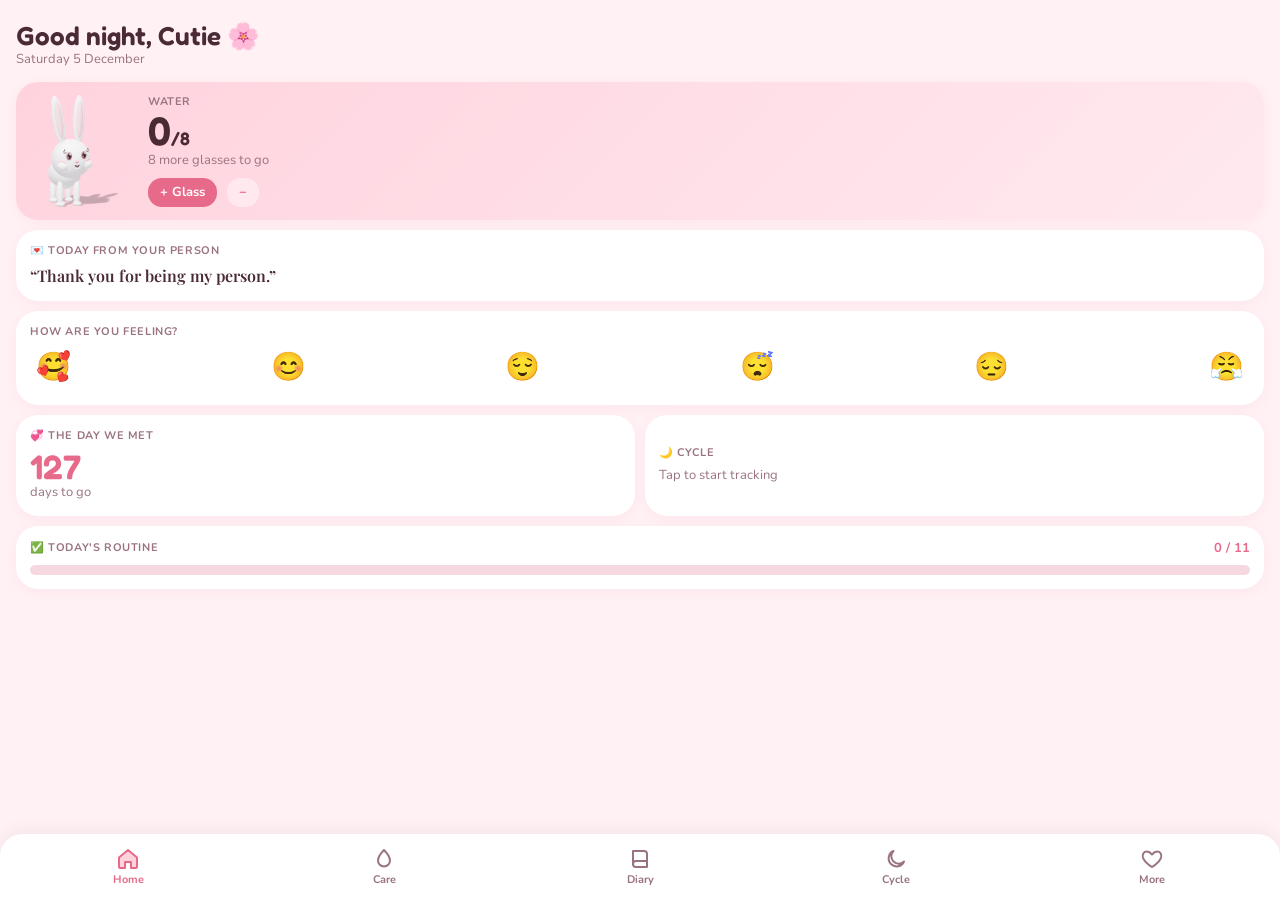
<file: app/src/main/assets/app/index.html>
<!doctype html>
<html lang="en">
<head>
<meta charset="utf-8">
<meta name="viewport" content="width=device-width,initial-scale=1,viewport-fit=cover,user-scalable=no">
<meta name="theme-color" content="#fff1f4">
<title>Cutie</title>
<link rel="stylesheet" href="app.css">
</head>
<body>
<div id="lock" class="hidden"></div>
<main id="view"></main>
<nav id="tabs"></nav>
<div id="sheet" class="hidden"></div>
<div id="toast"></div>
<script src="app.js"></script>
</body>
</html>
</file>
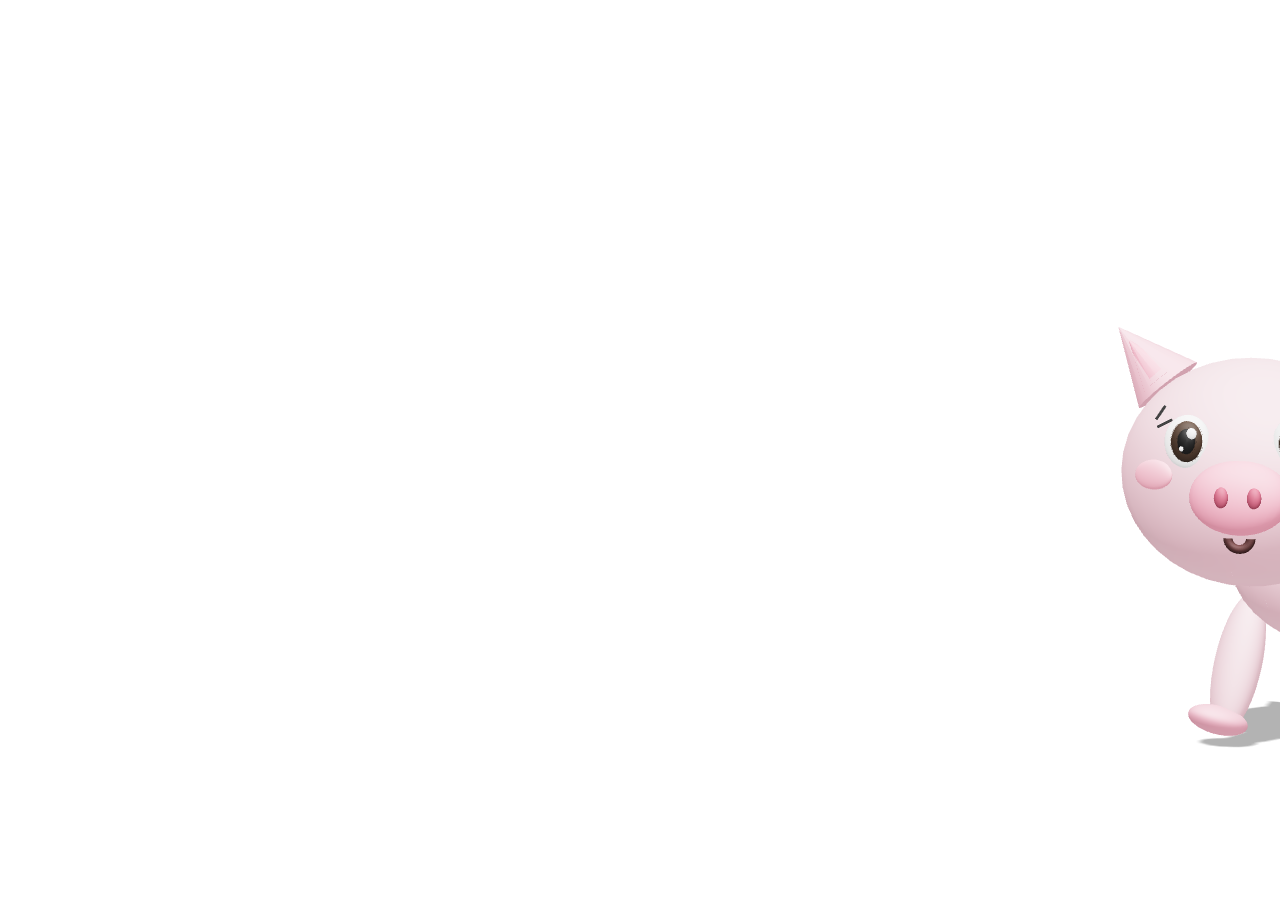
<file: app/src/main/assets/pet/index.html>
<!DOCTYPE html>
<html>
<head>
<meta charset="utf-8">
<meta name="viewport" content="width=device-width, initial-scale=1, user-scalable=no">
<style>
  html, body { margin: 0; height: 100%; background: transparent; overflow: hidden; font-family: system-ui, sans-serif; -webkit-tap-highlight-color: transparent; }
  canvas { position: fixed; inset: 0; width: 100%; height: 100%; display: block; }
  #card {
    position: fixed; left: 10px; bottom: 110px; width: min(236px, calc(76% - 85px));
    background: #fff; border-radius: 18px; padding: 14px;
    box-shadow: 0 10px 28px rgba(0,0,0,.32);
    opacity: 0; transform: translateY(10px) scale(.94);
    transition: opacity .25s, transform .25s; pointer-events: none;
  }
  #card.on { opacity: 1; transform: none; pointer-events: auto; }
  #card.sad { background: #e3eefb; }
  #card::after {
    content: ""; position: absolute; right: -8px; top: 38px; width: 16px; height: 16px;
    background: inherit; transform: rotate(45deg); border-radius: 3px;
  }
  #card.nodog::after { display: none; }
  #t { font-size: 15px; font-weight: 600; color: #1b2433; line-height: 1.3; }
  #card.sad #t { color: #1e4a7a; }
  #s { font-size: 12px; color: #5b6b86; margin-top: 4px; }
  #b { display: flex; gap: 8px; margin-top: 12px; }
  #b button { flex: 1; height: 40px; border: 0; border-radius: 999px; color: #fff; font-size: 14px; font-weight: 600; }
  #yes { background: #22c55e; }
  #no { background: #ef4444; }
  .heart { position: fixed; width: 18px; height: 18px; pointer-events: none; animation: fl 1.5s ease-out forwards; }
  @keyframes fl { from { opacity: 1; transform: translateY(0) scale(.7); } to { opacity: 0; transform: translateY(-70px) scale(1.25); } }

  #cloud { position: fixed; width: 72px; height: 60px; margin: -78px 0 0 -36px; display: none; pointer-events: none; }
  #cloud.on { display: block; }
  .drop { position: absolute; top: 34px; width: 5px; height: 10px; border-radius: 50%; background: #5BB4F0; animation: rain .8s linear infinite; }
  @keyframes rain { from { transform: translateY(0); opacity: 1; } to { transform: translateY(40px); opacity: 0; } }
  @keyframes bounce { from { margin-top: -32px; } to { margin-top: -22px; } }
</style>
<script type="importmap">
{ "imports": { "three": "./lib/three.module.min.js", "three/addons/": "./lib/addons/" } }
</script>
</head>
<body>
  <canvas id="c"></canvas>
  <div id="cloud"><svg viewBox="0 0 70 40" width="72" height="41"><path d="M16 34a12 12 0 0 1 2-23 15 15 0 0 1 29-3 13 13 0 0 1 8 26z" fill="#8497b0"/></svg><i class="drop" style="left:18px"></i><i class="drop" style="left:34px;animation-delay:.25s"></i><i class="drop" style="left:50px;animation-delay:.5s"></i></div>
  <div id="card">
    <div id="t"></div>
    <div id="s"></div>
    <div id="b"><button id="yes">Yes</button><button id="no">No</button></div>
  </div>
  <script type="module" src="pet.js"></script>
</body>
</html>
</file>
<file: app/src/main/assets/app/app.css>
@font-face{font-family:Nunito;src:url(fonts/nunito-latin-400-normal.woff2);font-weight:400}
@font-face{font-family:Nunito;src:url(fonts/nunito-latin-600-normal.woff2);font-weight:600}
@font-face{font-family:Nunito;src:url(fonts/nunito-latin-700-normal.woff2);font-weight:700}
@font-face{font-family:Fredoka;src:url(fonts/fredoka-latin-400-normal.woff2);font-weight:400}
@font-face{font-family:Fredoka;src:url(fonts/fredoka-latin-600-normal.woff2);font-weight:600}
@font-face{font-family:Playfair;src:url(fonts/playfair-display-latin-600-normal.woff2);font-weight:600}
@font-face{font-family:Caveat;src:url(fonts/caveat-latin-700-normal.woff2);font-weight:700}

:root{--bg:#fff1f4;--card:#fff;--ink:#4a2a35;--sub:#9a7380;--acc:#e86a8a;--acc2:#ffd3de;--soft:#ffe9ef;--line:#f6d9e0;--on:#fff;--shadow:0 3px 12px #f4a5b822}
body.t-lavender{--bg:#f4effe;--ink:#2b2150;--sub:#7d72a8;--acc:#7c5ce0;--acc2:#d9ccff;--soft:#ece5ff;--line:#e0d7fa;--shadow:0 3px 12px #8a6fe622}
body.t-mint{--bg:#eafaf1;--ink:#173a2d;--sub:#5f8f7a;--acc:#2fb67c;--acc2:#bdeed6;--soft:#d9f6e8;--line:#cdeedd;--shadow:0 3px 12px #1b7a4f18}
body.t-peach{--bg:#fff0e4;--ink:#5b3a29;--sub:#a47b64;--acc:#e8825a;--acc2:#ffd0b5;--soft:#ffe3d1;--line:#f7d7c2;--shadow:0 3px 12px #e8825a22}
body.t-night{--bg:#1d1420;--card:#2a1c2e;--ink:#f7e3e8;--sub:#b595a4;--acc:#f08fa7;--acc2:#4a3250;--soft:#35243a;--line:#443049;--on:#2a1420;--shadow:0 3px 12px #0006}
*{box-sizing:border-box;margin:0;padding:0;-webkit-tap-highlight-color:transparent}
html,body{height:100%}
body{background:var(--bg);color:var(--ink);font:400 15px/1.35 Nunito,sans-serif;overflow:hidden;user-select:none;-webkit-user-select:none}
button{font:inherit;color:inherit;background:none;border:0;cursor:pointer}
input,textarea,select{font:inherit;color:var(--ink);background:var(--soft);border:1.5px solid var(--line);border-radius:14px;padding:10px 12px;width:100%;outline:none;user-select:text;-webkit-user-select:text}
input:focus,textarea:focus{border-color:var(--acc)}
textarea{resize:none;min-height:90px}
.hidden{display:none!important}
#view{position:absolute;inset:0 0 66px 0;overflow-y:auto;padding:calc(env(safe-area-inset-top,0px) + 22px) 16px 24px;-webkit-overflow-scrolling:touch;scrollbar-width:none}
#view::-webkit-scrollbar{display:none}
#tabs{position:absolute;left:0;right:0;bottom:0;height:66px;padding-bottom:env(safe-area-inset-bottom,0px);background:var(--card);border-radius:22px 22px 0 0;display:flex;box-shadow:0 -4px 18px #0000000d;z-index:5}
#tabs button{flex:1;display:flex;flex-direction:column;align-items:center;justify-content:center;gap:2px;font-size:11px;font-weight:700;color:var(--sub)}
#tabs button svg{width:24px;height:24px;stroke:currentColor;fill:none;stroke-width:2;stroke-linecap:round;stroke-linejoin:round}
#tabs button.on{color:var(--acc)}
#tabs button.on svg{fill:var(--acc2)}
h1{font:600 26px Fredoka,Nunito;line-height:1.1}
h2{font:600 19px Fredoka,Nunito}
.sub{color:var(--sub);font-size:13px}
.lbl{font-size:11px;font-weight:800;letter-spacing:.6px;text-transform:uppercase;color:var(--sub)}
.card{background:var(--card);border-radius:22px;padding:14px;box-shadow:var(--shadow);margin-bottom:10px}
.grid{display:grid;grid-template-columns:1fr 1fr;gap:10px}
.grid .card{margin:0}
.span2{grid-column:span 2}
.row{display:flex;align-items:center;gap:10px}
.sp{justify-content:space-between}
.grow{flex:1;min-width:0}
.btn{background:var(--acc);color:var(--on);border-radius:14px;padding:9px 16px;font-weight:800;font-size:14px;display:inline-block}
.btn.ghost{background:var(--soft);color:var(--acc)}
.btn.sm{padding:6px 12px;font-size:13px}
.btn.danger{background:#e5484d;color:#fff}
.chip{display:inline-block;padding:7px 13px;border-radius:99px;background:var(--soft);font-weight:700;font-size:13px;margin:3px 4px 3px 0}
.chip.on{background:var(--acc);color:var(--on)}
.hero{background:linear-gradient(135deg,var(--acc2),var(--soft));display:flex;align-items:center;gap:6px;padding:10px 14px 10px 8px;position:relative}
.hero img{width:118px;height:118px;object-fit:contain;flex:none;transition:transform .3s}
.hero img.bounce{animation:bounce .6s}
@keyframes bounce{30%{transform:translateY(-14px) scale(1.05)}60%{transform:translateY(0)}80%{transform:translateY(-5px)}}
.big{font:600 40px Fredoka;line-height:1}
.bar{height:10px;border-radius:9px;background:var(--line);overflow:hidden;margin-top:8px}
.bar i{display:block;height:100%;border-radius:9px;background:var(--acc);transition:width .4s}
.glasses{display:flex;gap:4px;flex-wrap:wrap;margin-top:8px}
.glasses span{font-size:17px;opacity:.25}.glasses span.f{opacity:1}
.moods{display:flex;justify-content:space-between;margin-top:6px}
.moods button{font-size:28px;padding:4px 6px;border-radius:14px;transition:transform .15s}
.moods button.on{background:var(--acc2);transform:scale(1.15)}
.note{font:600 16px/1.35 Playfair,serif;margin-top:6px}
.script{font:700 22px Caveat,cursive}
.check{display:flex;align-items:center;gap:12px;padding:11px 0;border-bottom:1px solid var(--line)}
.check:last-child{border:0}
.box{width:26px;height:26px;border-radius:9px;border:2.5px solid var(--acc);display:grid;place-items:center;flex:none;font-size:14px;color:var(--on);transition:.15s}
.check.done .box{background:var(--acc)}
.check.done .t{text-decoration:line-through;opacity:.55}
.fire{font-weight:800;color:var(--acc);font-size:13px}
.page-top{display:flex;align-items:center;gap:8px;margin-bottom:14px}
.back{width:38px;height:38px;border-radius:50%;background:var(--card);box-shadow:var(--shadow);font-size:18px}
.menu{display:flex;align-items:center;gap:14px;padding:13px 14px;background:var(--card);border-radius:20px;margin-bottom:9px;box-shadow:var(--shadow);width:100%;text-align:left}
.menu .e{font-size:24px;width:40px;height:40px;border-radius:14px;background:var(--soft);display:grid;place-items:center}
.tog{width:48px;height:28px;border-radius:99px;background:var(--line);position:relative;flex:none;transition:.2s}
.tog::after{content:"";position:absolute;top:3px;left:3px;width:22px;height:22px;border-radius:50%;background:#fff;transition:.2s;box-shadow:0 1px 3px #0003}
.tog.on{background:var(--acc)}.tog.on::after{left:23px}
.cal{display:grid;grid-template-columns:repeat(7,1fr);gap:4px;text-align:center}
.cal .h{font-size:11px;font-weight:800;color:var(--sub)}
.cal .d{aspect-ratio:1;display:grid;place-items:center;border-radius:50%;font-size:13px;font-weight:700;position:relative}
.cal .d.p{background:var(--acc);color:var(--on)}
.cal .d.pp{background:var(--acc2)}
.cal .d.fw{background:#d6f3e4;color:#1d6e4a}
.cal .d.td{outline:2px solid var(--ink)}
.cal .d.o{opacity:.25}
.week{display:flex;justify-content:space-between;align-items:flex-end;height:90px;margin-top:10px}
.week div{flex:1;text-align:center;font-size:11px;color:var(--sub)}
.week .b{width:60%;margin:0 auto 4px;border-radius:8px 8px 4px 4px;background:var(--acc2);min-height:6px}
.week .e{font-size:18px;height:22px}
.envelope{background:var(--soft);border-radius:20px;padding:16px;margin-bottom:9px;width:100%;text-align:left}
.envelope .open{margin-top:8px;font:600 16px/1.4 Playfair,serif}
.cd{font:600 34px Fredoka;color:var(--acc);line-height:1}
.photo{aspect-ratio:3/4;border-radius:18px;background:var(--soft) center/cover;position:relative;display:grid;place-items:center;font-size:34px}
.photo small{position:absolute;left:0;right:0;bottom:0;padding:18px 8px 6px;font-size:12px;font-weight:700;color:#fff;background:linear-gradient(transparent,#0007);border-radius:0 0 18px 18px}
#sheet{position:fixed;inset:0;background:#0006;z-index:20;display:flex;align-items:flex-end}
#sheet .in{background:var(--bg);width:100%;max-height:88%;overflow-y:auto;border-radius:26px 26px 0 0;padding:18px 16px calc(env(safe-area-inset-bottom,0px) + 18px);animation:up .25s}
@keyframes up{from{transform:translateY(40px);opacity:0}}
#toast{position:fixed;left:50%;bottom:90px;transform:translate(-50%,30px);background:var(--ink);color:var(--bg);padding:10px 18px;border-radius:99px;font-weight:700;font-size:14px;opacity:0;transition:.3s;pointer-events:none;z-index:40;max-width:86%;text-align:center}
#toast.show{opacity:1;transform:translate(-50%,0)}
#lock{position:fixed;inset:0;background:var(--bg);z-index:50;display:flex;flex-direction:column;align-items:center;justify-content:center;gap:16px;padding:30px}
#lock img{width:130px}
.dots{display:flex;gap:12px}.dots i{width:14px;height:14px;border-radius:50%;border:2px solid var(--acc)}.dots i.f{background:var(--acc)}
.pad{display:grid;grid-template-columns:repeat(3,72px);gap:12px}
.pad button{height:62px;border-radius:50%;background:var(--card);box-shadow:var(--shadow);font:600 24px Fredoka}
.empty{text-align:center;color:var(--sub);padding:26px 10px}
.empty img{width:90px;opacity:.9}
.field{margin-bottom:12px}.field .lbl{display:block;margin-bottom:5px}
.themes{display:flex;gap:10px;margin-top:8px}
.themes button{width:44px;height:44px;border-radius:50%;border:3px solid transparent;box-shadow:var(--shadow)}
.themes button.on{border-color:var(--ink)}
.pets{display:flex;gap:8px;overflow-x:auto;padding:6px 2px;scrollbar-width:none}
.pets button{flex:none;width:64px;height:64px;border-radius:18px;background:var(--soft);border:2.5px solid transparent;padding:4px}
.pets button.on{border-color:var(--acc);background:var(--acc2)}
.pets img{width:100%;height:100%;object-fit:contain}
</file>
